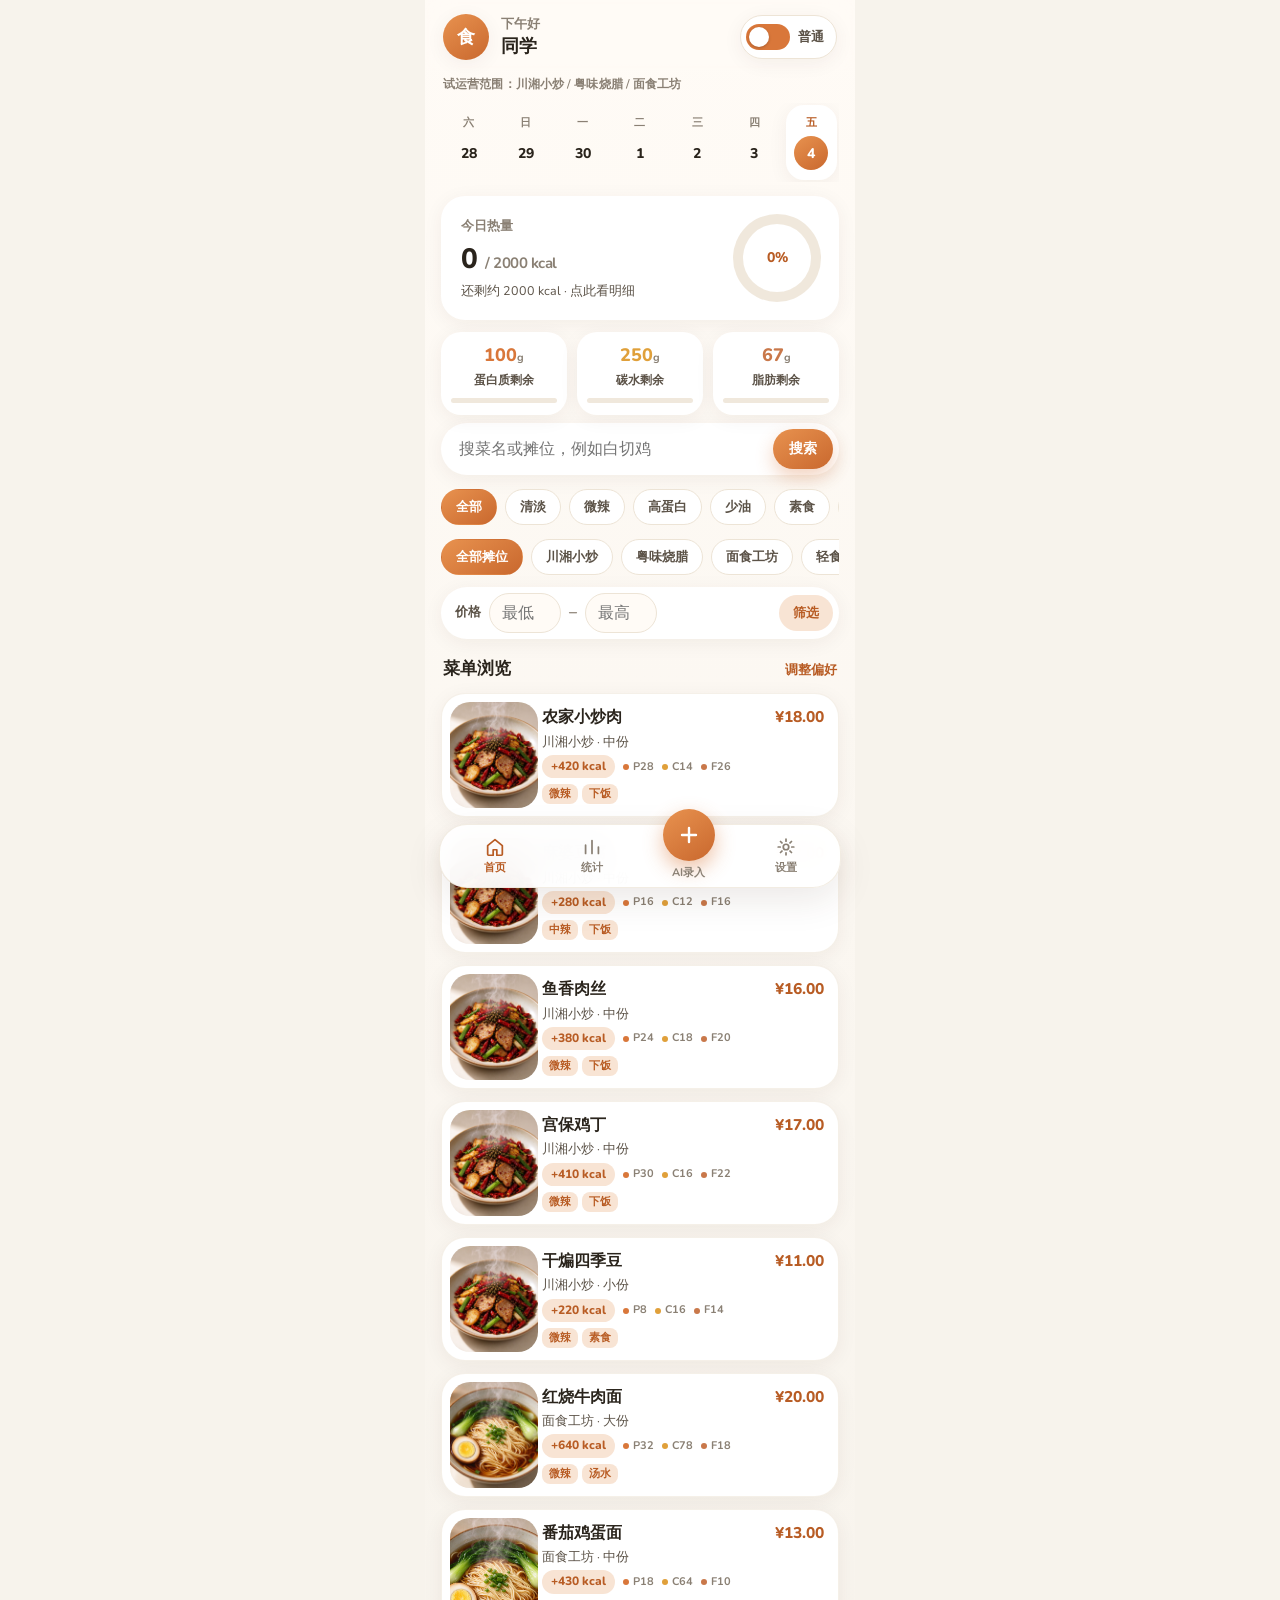
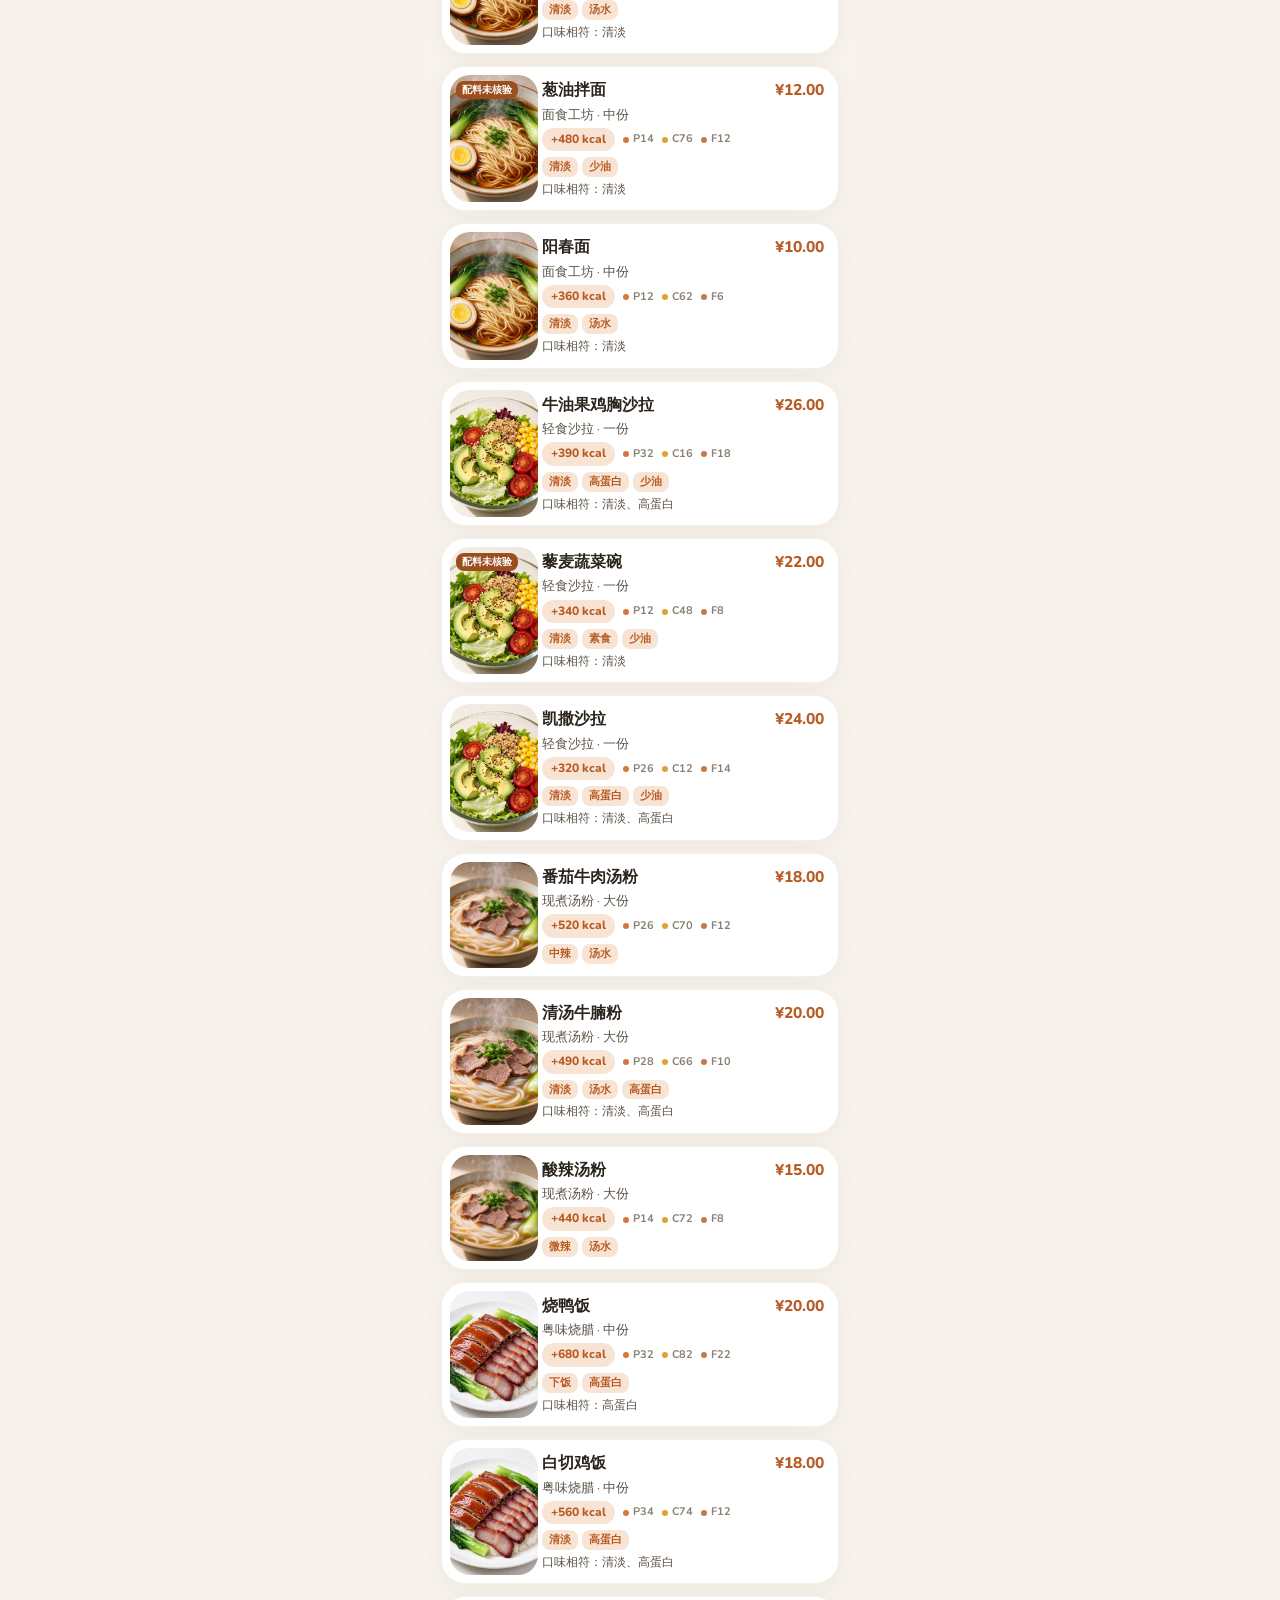
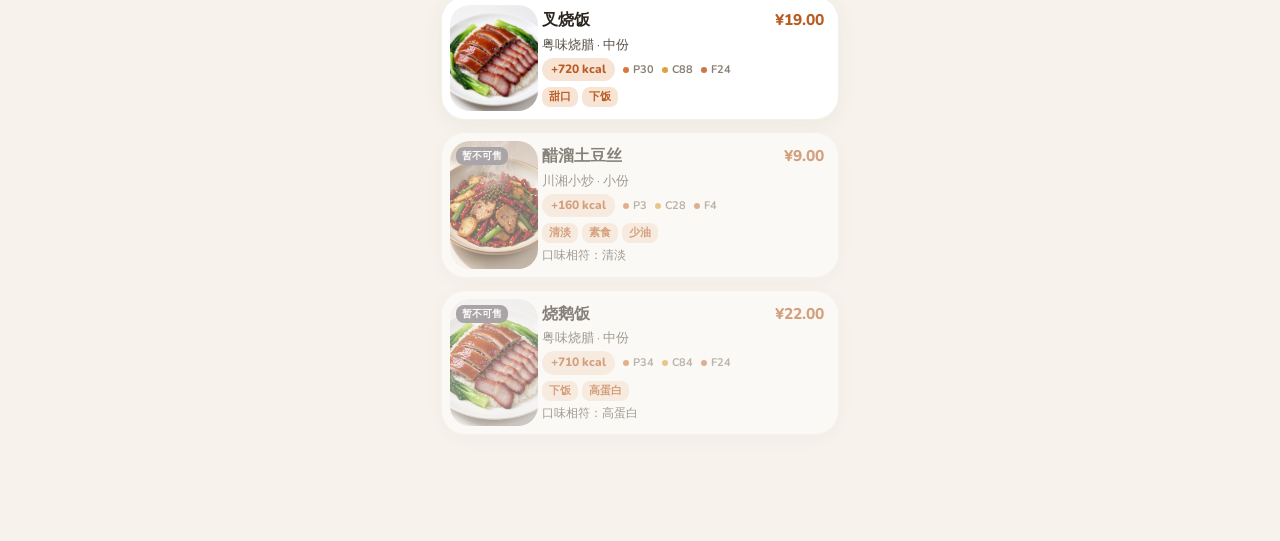
<file: docs/index.html>
<!DOCTYPE html>
<html lang="zh-CN" data-theme="warm">
<head>
  <meta charset="utf-8">
  <meta name="viewport" content="width=device-width, initial-scale=1, viewport-fit=cover">
  <title>食堂好味道 · 菜品推荐与热量</title>
  <!-- 圆润可读的无衬线字体，中文回退系统字体 -->
  <link rel="preconnect" href="https://fonts.googleapis.com">
  <link rel="preconnect" href="https://fonts.gstatic.com" crossorigin>
  <link href="https://fonts.googleapis.com/css2?family=Nunito:wght@500;600;700;800&display=swap" rel="stylesheet">
  <link rel="stylesheet" href="app.css">
</head>
<body>
  <!-- 手机竖屏容器：宽屏两侧留主题底色 -->
  <div class="app">
    <!-- 顶部：问候 + 主题一键切换 -->
    <header class="top" id="topBar">
      <div class="greet">
        <div class="avatar" aria-hidden="true">食</div>
        <div class="greet-text">
          <p class="greet-hi" id="greetHi">早上好</p>
          <h1 class="greet-name">同学</h1>
        </div>
      </div>
      <button class="theme-switch" id="themeToggle" type="button" role="switch" aria-checked="false" aria-label="切换主题">
        <span class="switch-track" aria-hidden="true"><span class="switch-knob"></span></span>
        <span id="themeLabel">普通</span>
      </button>
    </header>

    <!-- 路由渲染区 -->
    <main id="view" class="view"></main>

    <!-- 底部 Tab：首页 / 统计 / AI录入 / 设置 -->
    <nav class="tabbar" aria-label="底部导航">
      <a href="#home" data-tab="home" class="tab-item">
        <svg viewBox="0 0 24 24" aria-hidden="true"><path d="M4 10.5 12 4l8 6.5V20a1 1 0 0 1-1 1h-5v-6H10v6H5a1 1 0 0 1-1-1z"/></svg>
        <span>首页</span>
      </a>
      <a href="#stats" data-tab="stats" class="tab-item">
        <svg viewBox="0 0 24 24" aria-hidden="true"><path d="M5 19V10M12 19V5M19 19v-7"/></svg>
        <span>统计</span>
      </a>
      <a href="#ai" data-tab="ai" class="tab-item tab-ai">
        <span class="tab-fab" aria-hidden="true">
          <svg viewBox="0 0 24 24"><path d="M12 5v14M5 12h14"/></svg>
        </span>
        <span>AI录入</span>
      </a>
      <a href="#settings" data-tab="settings" class="tab-item">
        <svg viewBox="0 0 24 24" aria-hidden="true"><circle cx="12" cy="12" r="3"/><path d="M12 3.5v2.2M12 18.3v2.2M3.5 12h2.2M18.3 12h2.2M6 6l1.6 1.6M16.4 16.4 18 18M18 6l-1.6 1.6M7.6 16.4 6 18"/></svg>
        <span>设置</span>
      </a>
    </nav>
  </div>

  <div id="toast" class="toast" role="status" aria-live="polite"></div>
  <script src="personal.js"></script>
  <script src="main.js"></script>
</body>
</html>
</file>
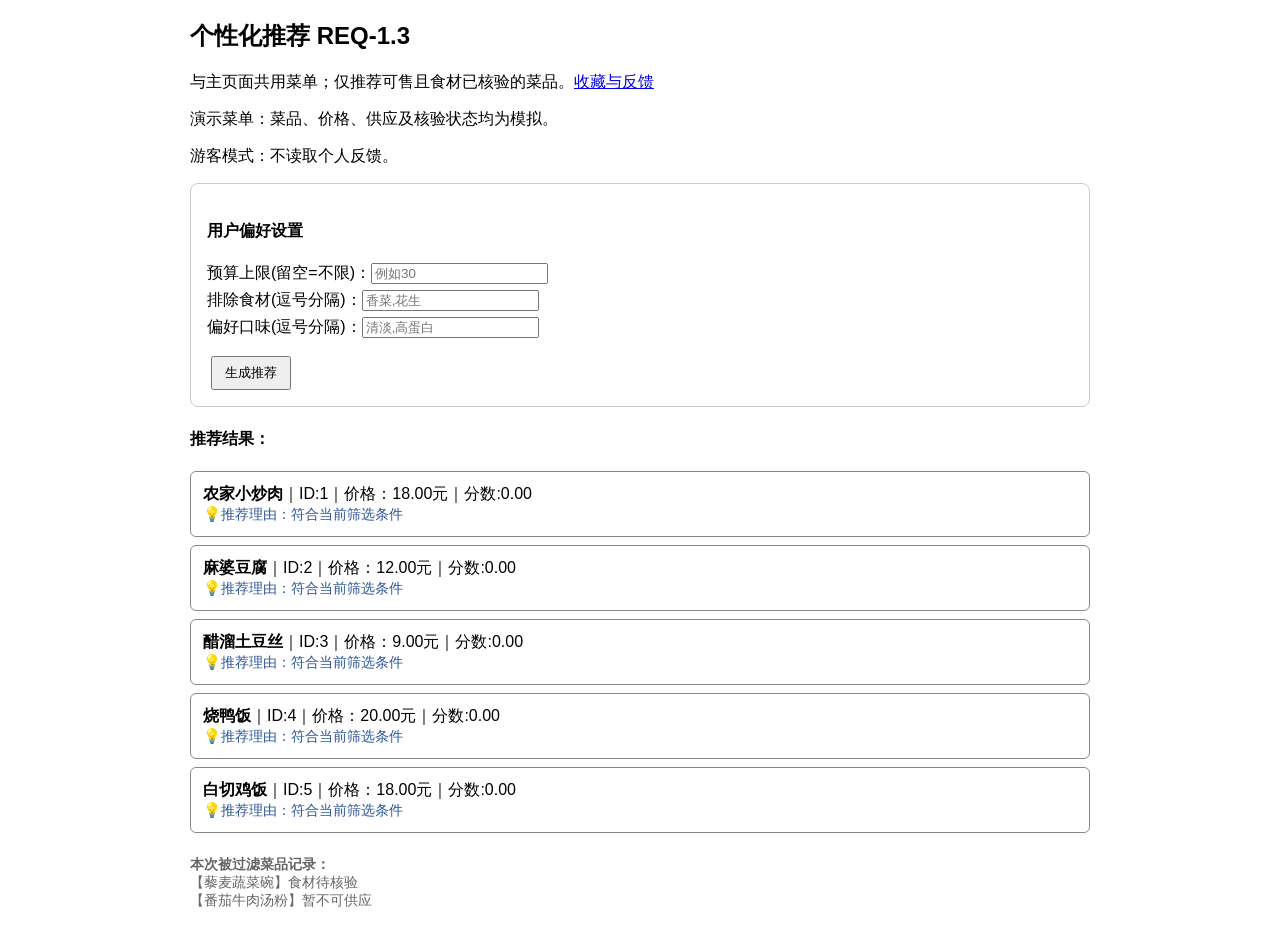
<file: recommand1/index.html>
<!DOCTYPE html>
<html lang="zh-CN">
<head>
    <meta charset="UTF-8">
    <title>REQ‑1.3 个性化推荐模块</title>
    <style>
        body { font-family:Arial,sans-serif; max-width:900px; margin:20px auto; padding:0 20px; }
        .form-block { border:1px solid #ccc; padding:16px; border-radius:8px; margin-bottom:20px; }
        .item { border:1px solid #888; padding:12px; margin:8px 0; border-radius:6px; }
        .no-result { color:#c00; background:#ffe9e9; padding:12px; border-radius:6px; }
        .reason-text { color:#2b549c; font-size:0.9em; }
        .reject-log { font-size:0.85em; color:#666; margin-top:6px; }
        button { padding:6px 12px; cursor:pointer; margin:0 4px; }
    </style>
</head>
<body>
    <h2>个性化推荐 REQ‑1.3</h2>

    <p>与主页面共用菜单；仅推荐可售且食材已核验的菜品。<a href="../docs/#favorites">收藏与反馈</a></p>
    <p id="menu-status" role="status"></p>
    <p id="feedback-status"></p>
    <div class="form-block">
        <h4>用户偏好设置</h4>
        <div>预算上限(留空=不限)：<input type="number" id="inpBudget" placeholder="例如30"></div>
        <div style="margin:6px 0;">排除食材(逗号分隔)：<input type="text" id="inpExclude" placeholder="香菜,花生"></div>
        <div>偏好口味(逗号分隔)：<input type="text" id="inpTaste" placeholder="清淡,高蛋白"></div>
        <br>
        <button onclick="runRecommend()">生成推荐</button>
    </div>

    <div>
        <h4>推荐结果：</h4>
        <div id="output"></div>
    </div>

<script src="../docs/menu.js"></script>
<script src="../docs/personal.js"></script>
<script src="../docs/personal-api.js"></script>
<script src="../docs/recommendation.js"></script>
<script>
let recommendationRequest = 0;
async function runRecommend(){
    const request = ++recommendationRequest;
    const budget = document.getElementById("inpBudget").value;
    const excludeRaw = document.getElementById("inpExclude").value;
    const tasteRaw = document.getElementById("inpTaste").value;

    const excludeIngredients = excludeRaw.split(",").map(s=>s.trim()).filter(s=>s);
    const preferredTastes = tasteRaw.split(",").map(s=>s.trim()).filter(s=>s);

    const prefs = {
        maxBudget: budget,
        excludeIngredients: excludeIngredients,
        preferredTastes: preferredTastes
    };

    let menu;
    try { menu = await MenuApi.read(); }
    catch (_) {
        if (request !== recommendationRequest) return;
        document.getElementById("menu-status").textContent = "菜单读取失败，请重新生成推荐。";
        document.getElementById("output").replaceChildren();
        return;
    }
    let records = PersonalRecords.empty();
    let status = "游客模式：不读取个人反馈。";
    try {
        if (PersonalApi.active()) {
            records = await PersonalApi.read();
            status = "本地演示：使用此浏览器保存的反馈，共用设备可见。";
        }
    } catch (_) { status = "无法读取本地反馈，本次推荐未使用个人反馈。"; }
    if (request !== recommendationRequest) return;
    document.getElementById("menu-status").textContent = menu.mock ? "演示菜单：菜品、价格、供应及核验状态均为模拟。" : "";
    document.getElementById("feedback-status").textContent = status;
    const res = getRecommendation(menu.dishes, prefs, records);
    const outDom = document.getElementById("output");
    const escape = value => {
        const el = document.createElement("span");
        el.textContent = value;
        return el.innerHTML;
    };
    outDom.innerHTML = "";

    if(res.list.length === 0){
        let html = `<div class="no-result">没有匹配的推荐菜品</div>`;
        if(res.rejectReasons.length>0){
            html += `<div class="reject-log"><b>被筛除原因记录：</b><br>`;
            html += res.rejectReasons.map(escape).join("<br>");
            html += `</div>`;
        }
        outDom.innerHTML = html;
        return;
    }

    //渲染推荐列表
    res.list.forEach(item=>{
        let div = document.createElement("div");
        div.className = "item";
        div.innerHTML = `
            <div><b>${escape(item.name)}</b>｜ID:${item.id}｜价格：${Number.isFinite(item.price) ? item.price.toFixed(2) + "元" : "待确认"}｜分数:${item.score.toFixed(2)}</div>
            <div class="reason-text">💡推荐理由：${escape(item.reason)}</div>
        `;
        outDom.appendChild(div);
    });

    if(res.rejectReasons.length>0){
        const logDiv = document.createElement("div");
        logDiv.className = "reject-log";
        logDiv.innerHTML = `<br><b>本次被过滤菜品记录：</b><br>` + res.rejectReasons.map(escape).join("<br>");
        outDom.appendChild(logDiv);
    }
}
window.addEventListener("storage", event => {
    if (event.key === PersonalApi.storageKey || event.key === null) runRecommend();
});
runRecommend();
</script>
</body>
</html>
</file>
<file: docs/app.css>
/* ===== 食堂好味道 · 双主题变量 ===== */
/* 普通主题：米白底 + 低明度温暖橙 */
:root {
  --bg: #F7F3EC;
  --bg-soft: #FFFBF6;
  --surface: #FFFFFF;
  --surface-2: #FBF6EE;
  --ink: #2A241C;
  --ink-2: #5C5348;
  --muted: #8A8074;
  --line: #EDE4D6;
  --accent: #D9773A;
  --accent-deep: #B85C24;
  --accent-soft: #F8E4D4;
  --accent-grad: linear-gradient(145deg, #E8924F 0%, #C9682E 100%);
  --hero-grad: linear-gradient(145deg, #E07A3D 0%, #B85C24 100%);
  --macro-p: #D9773A;
  --macro-c: #E0A03A;
  --macro-f: #C9784A;
  --good: #4A9A4E;
  --scan: #D9773A;
  --shadow: 0 4px 20px rgba(70, 42, 16, 0.06);
  --shadow-lg: 0 12px 36px rgba(70, 42, 16, 0.1);
  --radius: 24px;
  --radius-sm: 16px;
  --tab-h: 78px;
  --ring-track: #F0E8DC;
}

/* 健康主题：清透浅绿（不发灰）+ 鲜嫩黄绿 */
html[data-theme="health"] {
  --bg: #EAF8D4;
  --bg-soft: #F5FCE8;
  --surface: #FFFFFF;
  --surface-2: #F3FADF;
  --ink: #1C2A18;
  --ink-2: #3E5340;
  --muted: #6B8268;
  --line: #D4EBB8;
  --accent: #7CB518;
  --accent-deep: #5A9A12;
  --accent-soft: #E2F5C4;
  --accent-grad: linear-gradient(145deg, #9AD12E 0%, #6BAE14 100%);
  --hero-grad: linear-gradient(145deg, #8AC926 0%, #5A9A12 100%);
  --macro-p: #7CB518;
  --macro-c: #4DB6AC;
  --macro-f: #F0A020;
  --good: #4A9A4E;
  --scan: #8AC926;
  --shadow: 0 4px 20px rgba(40, 90, 20, 0.07);
  --shadow-lg: 0 12px 36px rgba(40, 90, 20, 0.12);
  --ring-track: #DCEFBE;
}

* { box-sizing: border-box; }
html, body { margin: 0; padding: 0; }
body {
  font-family: "Nunito", "PingFang SC", "Hiragino Sans GB", "Microsoft YaHei", "Noto Sans SC", sans-serif;
  background: var(--bg);
  color: var(--ink);
  line-height: 1.45;
  -webkit-font-smoothing: antialiased;
  transition: background-color 0.3s ease, color 0.3s ease;
}
button, input, select, textarea { font-family: inherit; font-size: 16px; }
a { color: inherit; text-decoration: none; }
button { cursor: pointer; }
img { display: block; max-width: 100%; }
h1, h2, h3, p { margin: 0; }

/* 手机栏居中 */
.app {
  width: 100%;
  max-width: 430px;
  min-height: 100dvh;
  margin: 0 auto;
  background: linear-gradient(180deg, var(--bg-soft) 0%, var(--bg) 48%, var(--bg) 100%);
  position: relative;
  transition: background 0.3s ease;
}

/* ===== 顶部栏 ===== */
.top {
  position: sticky;
  top: 0;
  z-index: 20;
  display: flex;
  align-items: center;
  justify-content: space-between;
  gap: 12px;
  padding: 14px 18px 10px;
  background: color-mix(in srgb, var(--bg-soft) 82%, transparent);
  backdrop-filter: blur(14px);
}
.top.is-hidden { display: none; }

.greet { display: flex; align-items: center; gap: 12px; min-width: 0; }
.avatar {
  width: 46px;
  height: 46px;
  border-radius: 50%;
  background: var(--accent-grad);
  color: #fff;
  font-weight: 800;
  font-size: 18px;
  display: grid;
  place-items: center;
  box-shadow: var(--shadow);
  flex: none;
}
.greet-hi { font-size: 13px; color: var(--muted); font-weight: 600; }
.greet-name { font-size: 18px; font-weight: 800; letter-spacing: 0.2px; }

.theme-switch {
  display: inline-flex;
  align-items: center;
  gap: 8px;
  border: 1px solid var(--line);
  background: var(--surface);
  color: var(--ink-2);
  border-radius: 999px;
  padding: 5px 12px 5px 5px;
  font-size: 13px;
  font-weight: 700;
  min-height: 44px;
  box-shadow: var(--shadow);
}
.switch-track {
  width: 44px;
  height: 26px;
  border-radius: 999px;
  background: var(--accent);
  position: relative;
  transition: background-color 0.25s ease;
}
.switch-knob {
  position: absolute;
  top: 3px;
  left: 3px;
  width: 20px;
  height: 20px;
  border-radius: 50%;
  background: #fff;
  box-shadow: 0 1px 3px rgba(0, 0, 0, 0.22);
  transition: transform 0.28s cubic-bezier(0.4, 0, 0.2, 1);
}
html[data-theme="health"] .switch-knob { transform: translateX(18px); }

.view {
  padding: 6px 16px calc(var(--tab-h) + 28px);
  animation: fadeUp 0.28s ease;
}
@keyframes fadeUp {
  from { opacity: 0; transform: translateY(8px); }
  to { opacity: 1; transform: translateY(0); }
}

/* ===== 底部 Tab（浮起圆角条） ===== */
.tabbar {
  position: fixed;
  left: 50%;
  transform: translateX(-50%);
  bottom: calc(12px + env(safe-area-inset-bottom));
  width: calc(100% - 28px);
  max-width: 402px;
  height: 64px;
  padding: 0 6px;
  display: flex;
  align-items: center;
  background: color-mix(in srgb, var(--surface) 94%, transparent);
  border: 1px solid color-mix(in srgb, var(--line) 70%, transparent);
  border-radius: 28px;
  box-shadow: var(--shadow-lg);
  backdrop-filter: blur(16px);
  z-index: 30;
}
.tab-item {
  flex: 1;
  display: flex;
  flex-direction: column;
  align-items: center;
  justify-content: center;
  gap: 2px;
  min-height: 44px;
  color: var(--muted);
  font-size: 11px;
  font-weight: 700;
  transition: color 0.2s ease;
}
.tab-item svg {
  width: 22px;
  height: 22px;
  fill: none;
  stroke: currentColor;
  stroke-width: 1.9;
  stroke-linecap: round;
  stroke-linejoin: round;
}
.tab-item[aria-current="page"] { color: var(--accent-deep); }
.tab-ai { position: relative; margin-top: -22px; }
.tab-fab {
  width: 52px;
  height: 52px;
  border-radius: 50%;
  background: var(--accent-grad);
  color: #fff;
  display: grid;
  place-items: center;
  box-shadow: 0 8px 20px color-mix(in srgb, var(--accent) 45%, transparent);
  margin-bottom: 2px;
}
.tab-fab svg {
  width: 24px;
  height: 24px;
  stroke: #fff;
  stroke-width: 2.4;
}
.tab-ai[aria-current="page"] { color: var(--accent-deep); }

/* ===== 通用组件 ===== */
.card {
  background: var(--surface);
  border-radius: var(--radius);
  box-shadow: var(--shadow);
  border: 1px solid color-mix(in srgb, var(--line) 55%, transparent);
}
.btn {
  display: inline-flex;
  align-items: center;
  justify-content: center;
  gap: 6px;
  min-height: 48px;
  border: 0;
  border-radius: 999px;
  padding: 12px 20px;
  font-weight: 800;
  background: var(--accent-grad);
  color: #fff;
  white-space: nowrap;
  box-shadow: 0 8px 18px color-mix(in srgb, var(--accent) 32%, transparent);
  transition: transform 0.12s ease, filter 0.15s ease;
}
.btn:active { transform: translateY(1px) scale(0.98); }
.btn-ghost {
  background: var(--surface);
  color: var(--ink);
  border: 1px solid var(--line);
  box-shadow: none;
}
.btn-soft {
  background: var(--accent-soft);
  color: var(--accent-deep);
  box-shadow: none;
}
.btn-block { width: 100%; }
.btn:focus-visible,
.chip:focus-visible,
.theme-switch:focus-visible,
.tab-item:focus-visible,
a.dish:focus-visible,
.day-pill:focus-visible {
  outline: 2px solid var(--accent);
  outline-offset: 2px;
}

.section-head {
  display: flex;
  align-items: baseline;
  justify-content: space-between;
  margin: 18px 2px 12px;
}
.section-head h2 { font-size: 17px; font-weight: 800; }
.section-head a, .section-head .link {
  font-size: 13px;
  font-weight: 700;
  color: var(--accent-deep);
}
.h1 { font-size: 24px; font-weight: 800; margin-bottom: 4px; }
.desc { color: var(--ink-2); font-size: 13.5px; margin-bottom: 14px; }
.meta { font-size: 12.5px; color: var(--ink-2); }

/* ===== 首页：周历 ===== */
.week {
  display: flex;
  gap: 6px;
  margin: 4px 0 14px;
  overflow-x: auto;
  scrollbar-width: none;
  padding: 2px;
}
.week::-webkit-scrollbar { display: none; }
.day-pill {
  flex: 1;
  min-width: 44px;
  border: 0;
  background: transparent;
  border-radius: 18px;
  padding: 10px 0;
  display: flex;
  flex-direction: column;
  align-items: center;
  gap: 6px;
  color: var(--muted);
  font-weight: 700;
  font-size: 11px;
}
.day-pill .num {
  width: 34px;
  height: 34px;
  border-radius: 50%;
  display: grid;
  place-items: center;
  font-size: 14px;
  font-weight: 800;
  color: var(--ink);
}
.day-pill.on {
  background: var(--surface);
  box-shadow: var(--shadow);
  color: var(--accent-deep);
}
.day-pill.on .num {
  background: var(--accent-grad);
  color: #fff;
}

/* ===== 首页：热量大卡 ===== */
.cal-card {
  display: grid;
  grid-template-columns: 1fr auto;
  gap: 12px;
  align-items: center;
  padding: 18px 18px 18px 20px;
  margin-bottom: 12px;
  background: var(--surface);
  border-radius: var(--radius);
  box-shadow: var(--shadow);
  color: inherit;
}
.cal-card .label { font-size: 13px; font-weight: 700; color: var(--muted); }
.cal-card .nums {
  font-size: 28px;
  font-weight: 800;
  letter-spacing: -0.5px;
  margin: 4px 0 2px;
}
.cal-card .nums span { font-size: 15px; font-weight: 700; color: var(--muted); }
.cal-card .hint { font-size: 12.5px; color: var(--ink-2); }

.ring {
  --p: 0;
  width: 88px;
  height: 88px;
  border-radius: 50%;
  background: conic-gradient(var(--accent) calc(var(--p) * 1%), var(--ring-track) 0);
  display: grid;
  place-items: center;
  flex: none;
  position: relative;
}
.ring::after {
  content: "";
  position: absolute;
  inset: 10px;
  border-radius: 50%;
  background: var(--surface);
}
.ring span {
  position: relative;
  z-index: 1;
  font-size: 14px;
  font-weight: 800;
  color: var(--accent-deep);
}

/* ===== 宏量三卡 ===== */
.macros-row {
  display: grid;
  grid-template-columns: repeat(3, 1fr);
  gap: 10px;
  margin-bottom: 8px;
}
.macro-card {
  background: var(--surface);
  border-radius: 20px;
  padding: 14px 10px 12px;
  box-shadow: var(--shadow);
  text-align: center;
}
.macro-card .m-val { font-size: 18px; font-weight: 800; line-height: 1.1; }
.macro-card .m-unit { font-size: 11px; font-weight: 700; color: var(--muted); }
.macro-card .m-label { font-size: 12px; font-weight: 700; color: var(--ink-2); margin: 6px 0 8px; }
.macro-arc {
  height: 5px;
  border-radius: 999px;
  background: var(--ring-track);
  overflow: hidden;
}
.macro-arc i {
  display: block;
  height: 100%;
  border-radius: inherit;
  width: var(--p, 0%);
}
.macro-card.p .m-val { color: var(--macro-p); }
.macro-card.p .macro-arc i { background: var(--macro-p); }
.macro-card.c .m-val { color: var(--macro-c); }
.macro-card.c .macro-arc i { background: var(--macro-c); }
.macro-card.f .m-val { color: var(--macro-f); }
.macro-card.f .macro-arc i { background: var(--macro-f); }

/* ===== 试运营标识 ===== */
.pilot-note {
  margin: 0 2px 10px;
  font-size: 12px;
  font-weight: 600;
  color: var(--muted);
  letter-spacing: 0.1px;
}

/* ===== 搜索与口味 ===== */
.search {
  display: flex;
  gap: 8px;
  align-items: center;
  background: var(--surface);
  border-radius: 999px;
  padding: 6px 6px 6px 16px;
  margin: 4px 0 12px;
  box-shadow: var(--shadow);
}
.search input {
  flex: 1;
  border: 0;
  outline: none;
  background: transparent;
  color: var(--ink);
  min-height: 40px;
  min-width: 0;
}
.search .btn { min-height: 40px; padding: 8px 16px; font-size: 14px; }

.chips {
  display: flex;
  gap: 8px;
  overflow-x: auto;
  padding: 2px 0 12px;
  scrollbar-width: none;
}
.chips::-webkit-scrollbar { display: none; }
.chip {
  border: 1px solid var(--line);
  background: var(--surface);
  color: var(--ink-2);
  border-radius: 999px;
  padding: 8px 14px;
  font-size: 13px;
  font-weight: 700;
  white-space: nowrap;
  min-height: 36px;
}
.chip.on {
  background: var(--accent-grad);
  color: #fff;
  border-color: transparent;
}

.price-range {
  display: flex;
  align-items: center;
  gap: 8px;
  background: var(--surface);
  border-radius: 999px;
  padding: 6px 6px 6px 14px;
  margin: 0 0 8px;
  box-shadow: var(--shadow);
}
.price-range-label {
  font-size: 13px;
  font-weight: 700;
  color: var(--ink-2);
  flex: none;
}
.price-range input {
  width: 72px;
  min-width: 0;
  border: 1px solid var(--line);
  background: var(--bg-soft);
  color: var(--ink);
  border-radius: 999px;
  padding: 8px 10px;
  min-height: 36px;
  text-align: center;
}
.price-range input:focus {
  outline: none;
  border-color: var(--accent);
  box-shadow: 0 0 0 3px var(--accent-soft);
}
.price-range-sep {
  color: var(--muted);
  font-weight: 700;
  flex: none;
}
.price-range .btn {
  min-height: 36px;
  padding: 6px 14px;
  font-size: 13px;
  margin-left: auto;
}

/* ===== 菜品卡片列表 ===== */
.list { display: flex; flex-direction: column; gap: 12px; }
a.dish {
  display: grid;
  grid-template-columns: 88px 1fr;
  gap: 0;
  overflow: hidden;
  color: inherit;
  background: var(--surface);
  border-radius: var(--radius);
  box-shadow: var(--shadow);
  transition: transform 0.15s ease, box-shadow 0.2s ease, opacity 0.2s ease;
  position: relative;
}
a.dish:active { transform: scale(0.985); }
a.dish.is-unavailable { opacity: 0.55; }
.dish-media {
  position: relative;
  width: 88px;
  margin: 8px 0 8px 8px;
  min-height: 96px;
  align-self: stretch;
}
a.dish img.dish-thumb,
a.dish .img-ph.dish-thumb {
  width: 100%;
  height: 100%;
  min-height: 96px;
  object-fit: cover;
  border-radius: 20px;
  margin: 0;
}
.img-ph {
  background:
    linear-gradient(145deg, color-mix(in srgb, var(--accent-soft) 70%, var(--surface)) 0%, var(--ring-track) 100%);
  display: grid;
  place-items: center;
}
.img-ph::after {
  content: "暂无图片";
  font-size: 11px;
  font-weight: 700;
  color: var(--muted);
}
.dish-badges {
  position: absolute;
  top: 6px;
  left: 6px;
  z-index: 1;
  display: flex;
  flex-direction: column;
  align-items: flex-start;
  gap: 4px;
  max-width: calc(100% - 10px);
  pointer-events: none;
}
.badge {
  font-size: 10px;
  font-weight: 800;
  line-height: 1.2;
  padding: 3px 6px;
  border-radius: 8px;
  color: #fff;
  white-space: nowrap;
}
.badge-off {
  background: #6B6570;
}
.badge-unverified {
  background: color-mix(in srgb, var(--accent-deep) 85%, #000 15%);
}
.dish-body {
  padding: 12px 14px 12px 12px;
  display: flex;
  flex-direction: column;
  justify-content: center;
  gap: 4px;
  min-width: 0;
}
.dish-name {
  display: flex;
  justify-content: space-between;
  gap: 8px;
  font-weight: 800;
  font-size: 15.5px;
}
.price { color: var(--accent-deep); white-space: nowrap; }
.kcal-row {
  display: flex;
  align-items: center;
  gap: 8px;
  flex-wrap: wrap;
}
.kcal-badge {
  font-size: 12px;
  font-weight: 800;
  color: var(--accent-deep);
  background: var(--accent-soft);
  border-radius: 999px;
  padding: 3px 9px;
}
.macro-dots {
  display: flex;
  gap: 8px;
  font-size: 11px;
  font-weight: 700;
  color: var(--muted);
}
.macro-dots span::before {
  content: "";
  display: inline-block;
  width: 6px;
  height: 6px;
  border-radius: 50%;
  margin-right: 4px;
  vertical-align: middle;
}
.macro-dots .dp::before { background: var(--macro-p); }
.macro-dots .dc::before { background: var(--macro-c); }
.macro-dots .df::before { background: var(--macro-f); }
.tags { display: flex; flex-wrap: wrap; gap: 4px; margin-top: 2px; }
.tag {
  font-size: 11px;
  font-weight: 700;
  color: var(--accent-deep);
  background: var(--accent-soft);
  border-radius: 8px;
  padding: 2px 7px;
}
.reason { font-size: 12px; color: var(--ink-2); }
.empty {
  text-align: center;
  padding: 36px 16px;
  color: var(--ink-2);
  background: var(--surface);
  border-radius: var(--radius);
  box-shadow: var(--shadow);
}
.empty strong { display: block; color: var(--ink); margin-bottom: 4px; font-size: 16px; }

/* ===== 详情页 ===== */
.detail-page { margin: -6px -16px 0; }
.detail-hero {
  position: relative;
  height: 260px;
  overflow: hidden;
}
.detail-hero img,
.detail-hero .img-ph.detail-hero-media {
  width: 100%;
  height: 100%;
  object-fit: cover;
}
.detail-hero .img-ph.detail-hero-media::after {
  font-size: 14px;
}
.detail-info .meta + .meta { margin-top: 6px; }
.detail-hero .veil {
  position: absolute;
  inset: 0;
  background: linear-gradient(180deg, rgba(20, 18, 14, 0.15) 0%, rgba(20, 18, 14, 0.55) 100%);
}
.back-fab {
  position: absolute;
  top: 14px;
  left: 14px;
  z-index: 2;
  width: 44px;
  height: 44px;
  border-radius: 50%;
  border: 0;
  background: rgba(255, 255, 255, 0.92);
  color: var(--ink);
  display: grid;
  place-items: center;
  box-shadow: var(--shadow);
  font-size: 20px;
  font-weight: 700;
}
.detail-sheet {
  position: relative;
  margin-top: -28px;
  background: var(--bg-soft);
  border-radius: 28px 28px 0 0;
  padding: 22px 16px 8px;
  min-height: 420px;
}
.detail-title { font-size: 24px; font-weight: 800; margin-bottom: 4px; }
.detail-sub { color: var(--ink-2); font-size: 13.5px; margin-bottom: 14px; }

.nutri-card {
  background: var(--hero-grad);
  color: #fff;
  border-radius: var(--radius);
  padding: 18px;
  display: grid;
  grid-template-columns: auto 1fr;
  gap: 16px;
  align-items: center;
  margin-bottom: 14px;
  box-shadow: var(--shadow-lg);
}
.ring-light {
  --p: 0;
  width: 96px;
  height: 96px;
  border-radius: 50%;
  background: conic-gradient(#fff calc(var(--p) * 1%), rgba(255, 255, 255, 0.28) 0);
  display: grid;
  place-items: center;
  position: relative;
}
.ring-light::after {
  content: "";
  position: absolute;
  inset: 11px;
  border-radius: 50%;
  background: color-mix(in srgb, var(--accent-deep) 70%, #000 30%);
  opacity: 0.35;
}
html[data-theme="warm"] .ring-light::after { background: rgba(140, 60, 20, 0.45); }
html[data-theme="health"] .ring-light::after { background: rgba(50, 90, 10, 0.4); }
.ring-light .inner {
  position: relative;
  z-index: 1;
  text-align: center;
  line-height: 1.15;
}
.ring-light .inner b { display: block; font-size: 22px; font-weight: 800; }
.ring-light .inner small { font-size: 11px; opacity: 0.9; }
.nutri-side .unit { font-size: 12px; opacity: 0.9; font-weight: 700; }
.nutri-side .big { font-size: 28px; font-weight: 800; margin: 2px 0 10px; }
.bar-row { margin-bottom: 8px; }
.bar-row .lbl {
  display: flex;
  justify-content: space-between;
  font-size: 12px;
  font-weight: 700;
  margin-bottom: 4px;
}
.bar-row .track {
  height: 7px;
  border-radius: 999px;
  background: rgba(255, 255, 255, 0.28);
  overflow: hidden;
}
.bar-row .track i {
  display: block;
  height: 100%;
  border-radius: inherit;
  background: #fff;
  width: var(--p, 0%);
}

.panel {
  background: var(--surface);
  border-radius: var(--radius);
  padding: 14px 16px;
  margin-bottom: 12px;
  box-shadow: var(--shadow);
}
.stepper {
  display: flex;
  align-items: center;
  gap: 10px;
  margin: 4px 0 12px;
}
.stepper button {
  width: 48px;
  height: 48px;
  border-radius: 16px;
  border: 1px solid var(--line);
  background: var(--surface);
  color: var(--ink);
  font-size: 22px;
  font-weight: 700;
  box-shadow: var(--shadow);
}
.stepper .grow {
  flex: 1;
  text-align: center;
  font-weight: 800;
  font-size: 16px;
}
.meal-pick {
  display: grid;
  grid-template-columns: repeat(4, 1fr);
  gap: 8px;
  margin-bottom: 14px;
}
.meal-pick .chip { text-align: center; padding: 10px 4px; }

/* ===== 统计页 ===== */
.stat-hero {
  padding: 18px;
  margin-bottom: 12px;
  background: var(--surface);
  border-radius: var(--radius);
  box-shadow: var(--shadow);
}
.stat-hero .top-line {
  display: flex;
  justify-content: space-between;
  align-items: baseline;
  margin-bottom: 8px;
}
.stat-hero .top-line b { font-size: 30px; font-weight: 800; letter-spacing: -0.5px; }
.stat-hero .top-line span { color: var(--muted); font-weight: 700; font-size: 13px; }
.progress {
  height: 12px;
  border-radius: 999px;
  background: var(--ring-track);
  overflow: hidden;
  margin: 10px 0 8px;
}
.progress i {
  display: block;
  height: 100%;
  border-radius: inherit;
  background: var(--accent-grad);
  width: var(--p, 0%);
  transition: width 0.35s ease;
}

.week-chart {
  display: flex;
  align-items: flex-end;
  gap: 8px;
  height: 120px;
  padding: 8px 4px 0;
  margin-bottom: 4px;
}
.week-chart .col {
  flex: 1;
  display: flex;
  flex-direction: column;
  align-items: center;
  gap: 6px;
  height: 100%;
  justify-content: flex-end;
}
.week-chart .bar {
  width: 100%;
  max-width: 28px;
  border-radius: 999px;
  background: var(--accent-soft);
  min-height: 8px;
  position: relative;
  overflow: hidden;
}
.week-chart .bar.on { background: var(--accent-grad); }
.week-chart .col span {
  font-size: 11px;
  font-weight: 700;
  color: var(--muted);
}

.meal-card {
  padding: 14px 16px;
  margin-bottom: 10px;
  background: var(--surface);
  border-radius: var(--radius);
  box-shadow: var(--shadow);
}
.meal-card h3 {
  margin: 0 0 8px;
  font-size: 15px;
  font-weight: 800;
  display: flex;
  justify-content: space-between;
}
.log-item {
  display: flex;
  justify-content: space-between;
  gap: 8px;
  align-items: center;
  padding: 10px 0;
  border-top: 1px solid var(--line);
  font-size: 14px;
}
.log-item button {
  border: 0;
  background: var(--accent-soft);
  color: var(--accent-deep);
  border-radius: 999px;
  min-height: 36px;
  padding: 0 12px;
  font-weight: 700;
  font-size: 13px;
}

/* ===== AI 录入 ===== */
.scan-frame {
  position: relative;
  border-radius: var(--radius);
  overflow: hidden;
  aspect-ratio: 4 / 3;
  margin-bottom: 14px;
  background: #1a1a18;
  box-shadow: var(--shadow-lg);
}
.scan-frame img {
  width: 100%;
  height: 100%;
  object-fit: cover;
  opacity: 0.88;
}
.scan-corners {
  position: absolute;
  inset: 18px;
  pointer-events: none;
}
.scan-corners span {
  position: absolute;
  width: 28px;
  height: 28px;
  border-color: var(--scan);
  border-style: solid;
}
.scan-corners .tl { top: 0; left: 0; border-width: 3px 0 0 3px; border-radius: 6px 0 0 0; }
.scan-corners .tr { top: 0; right: 0; border-width: 3px 3px 0 0; border-radius: 0 6px 0 0; }
.scan-corners .bl { bottom: 0; left: 0; border-width: 0 0 3px 3px; border-radius: 0 0 0 6px; }
.scan-corners .br { bottom: 0; right: 0; border-width: 0 3px 3px 0; border-radius: 0 0 6px 0; }
.scan-line {
  position: absolute;
  left: 12%;
  right: 12%;
  height: 2px;
  background: linear-gradient(90deg, transparent, var(--scan), transparent);
  box-shadow: 0 0 12px var(--scan);
  animation: scanMove 2.4s ease-in-out infinite;
}
@keyframes scanMove {
  0%, 100% { top: 18%; opacity: 0.4; }
  50% { top: 78%; opacity: 1; }
}
.scan-modes {
  display: grid;
  grid-template-columns: repeat(4, 1fr);
  gap: 8px;
  margin-bottom: 14px;
}
.scan-mode {
  border: 0;
  background: var(--surface);
  border-radius: 18px;
  padding: 12px 6px;
  box-shadow: var(--shadow);
  display: flex;
  flex-direction: column;
  align-items: center;
  gap: 6px;
  font-size: 11px;
  font-weight: 700;
  color: var(--ink-2);
  min-height: 72px;
}
.scan-mode.on {
  background: var(--accent-soft);
  color: var(--accent-deep);
  box-shadow: 0 0 0 2px var(--accent);
}
.scan-mode .ico {
  width: 36px;
  height: 36px;
  border-radius: 12px;
  background: var(--accent-grad);
  color: #fff;
  display: grid;
  place-items: center;
}
.scan-mode .ico svg {
  width: 18px;
  height: 18px;
  fill: none;
  stroke: currentColor;
  stroke-width: 2;
  stroke-linecap: round;
}
.field { margin-bottom: 12px; }
.field label {
  display: block;
  font-size: 13px;
  font-weight: 700;
  margin-bottom: 6px;
  color: var(--ink-2);
}
.field textarea,
.field input {
  width: 100%;
  border: 1px solid var(--line);
  background: var(--surface);
  color: var(--ink);
  border-radius: 16px;
  padding: 12px 14px;
  min-height: 44px;
  resize: vertical;
}
.field textarea:focus,
.field input:focus {
  outline: none;
  border-color: var(--accent);
  box-shadow: 0 0 0 3px var(--accent-soft);
}
.ai-hit {
  display: flex;
  justify-content: space-between;
  gap: 8px;
  align-items: center;
  padding: 12px 0;
  border-top: 1px solid var(--line);
  font-size: 14px;
}

/* ===== 设置 ===== */
.setting-block {
  background: var(--surface);
  border-radius: var(--radius);
  padding: 16px;
  margin-bottom: 12px;
  box-shadow: var(--shadow);
}
.setting-block strong {
  display: block;
  font-size: 15px;
  margin-bottom: 10px;
}

/* ===== REQ-1.5 菜单维护 / 错误上报 ===== */
.admin-tabs {
  display: flex;
  gap: 8px;
  margin: 0 0 12px;
  overflow-x: auto;
}
.admin-tabs .chip { text-decoration: none; }
.admin-toolbar {
  display: flex;
  gap: 8px;
  align-items: center;
  margin-bottom: 12px;
  flex-wrap: wrap;
}
.admin-toolbar .btn { min-height: 40px; padding: 8px 16px; font-size: 14px; }
.admin-list { display: flex; flex-direction: column; gap: 10px; }
.admin-row {
  display: flex;
  flex-direction: column;
  gap: 10px;
  background: var(--surface);
  border-radius: var(--radius-sm);
  box-shadow: var(--shadow);
  padding: 12px 14px;
}
.admin-row.is-off { opacity: 0.72; }
.admin-row-main { min-width: 0; }
.admin-row-actions {
  display: flex;
  flex-wrap: wrap;
  gap: 8px;
}
.admin-row-actions .btn {
  min-height: 36px;
  padding: 6px 12px;
  font-size: 13px;
}
.admin-row-actions .btn:disabled {
  opacity: 0.45;
  cursor: not-allowed;
}
.role-pick .btn { margin-top: 8px; }
.admin-form select {
  width: 100%;
  border: 1px solid var(--line);
  background: var(--surface);
  color: var(--ink);
  border-radius: 16px;
  padding: 12px 14px;
  min-height: 44px;
}
.admin-form select:focus {
  outline: none;
  border-color: var(--accent);
  box-shadow: 0 0 0 3px var(--accent-soft);
}
.switch-row {
  display: flex;
  flex-direction: column;
  gap: 10px;
  margin: 4px 0 16px;
}
.switch-lab {
  display: flex;
  align-items: center;
  gap: 10px;
  font-size: 14px;
  font-weight: 700;
  color: var(--ink-2);
}
.switch-lab input {
  width: 18px;
  height: 18px;
  accent-color: var(--accent);
}
.report-box { margin-top: 14px; }
.report-box strong { display: block; font-size: 15px; }
.report-card { margin-bottom: 10px; }
.report-desc {
  margin: 8px 0 0;
  font-size: 14px;
  color: var(--ink);
  line-height: 1.45;
}
.status-pill {
  font-size: 11px;
  font-weight: 800;
  border-radius: 999px;
  padding: 3px 9px;
  white-space: nowrap;
  background: var(--accent-soft);
  color: var(--accent-deep);
}
.status-pill.status-pending { background: #F0E8DC; color: #5C5348; }
.status-pill.status-corrected { background: color-mix(in srgb, var(--good) 22%, #fff); color: var(--good); }
.status-pill.status-nochange { background: var(--ring-track); color: var(--muted); }

/* ===== Toast ===== */
.toast {
  position: fixed;
  left: 50%;
  bottom: calc(var(--tab-h) + 8px);
  transform: translateX(-50%) translateY(12px);
  background: var(--ink);
  color: #fff;
  padding: 11px 18px;
  border-radius: 999px;
  font-size: 13.5px;
  font-weight: 700;
  opacity: 0;
  pointer-events: none;
  transition: opacity 0.2s ease, transform 0.2s ease;
  z-index: 40;
  max-width: 88vw;
  box-shadow: var(--shadow-lg);
}
.toast.show {
  opacity: 1;
  transform: translateX(-50%) translateY(0);
}

/* 详情页隐藏底部 Tab 上方多余空间时仍保留导航 */
@media (min-width: 431px) {
  body { background: var(--bg); }
}
</file>
